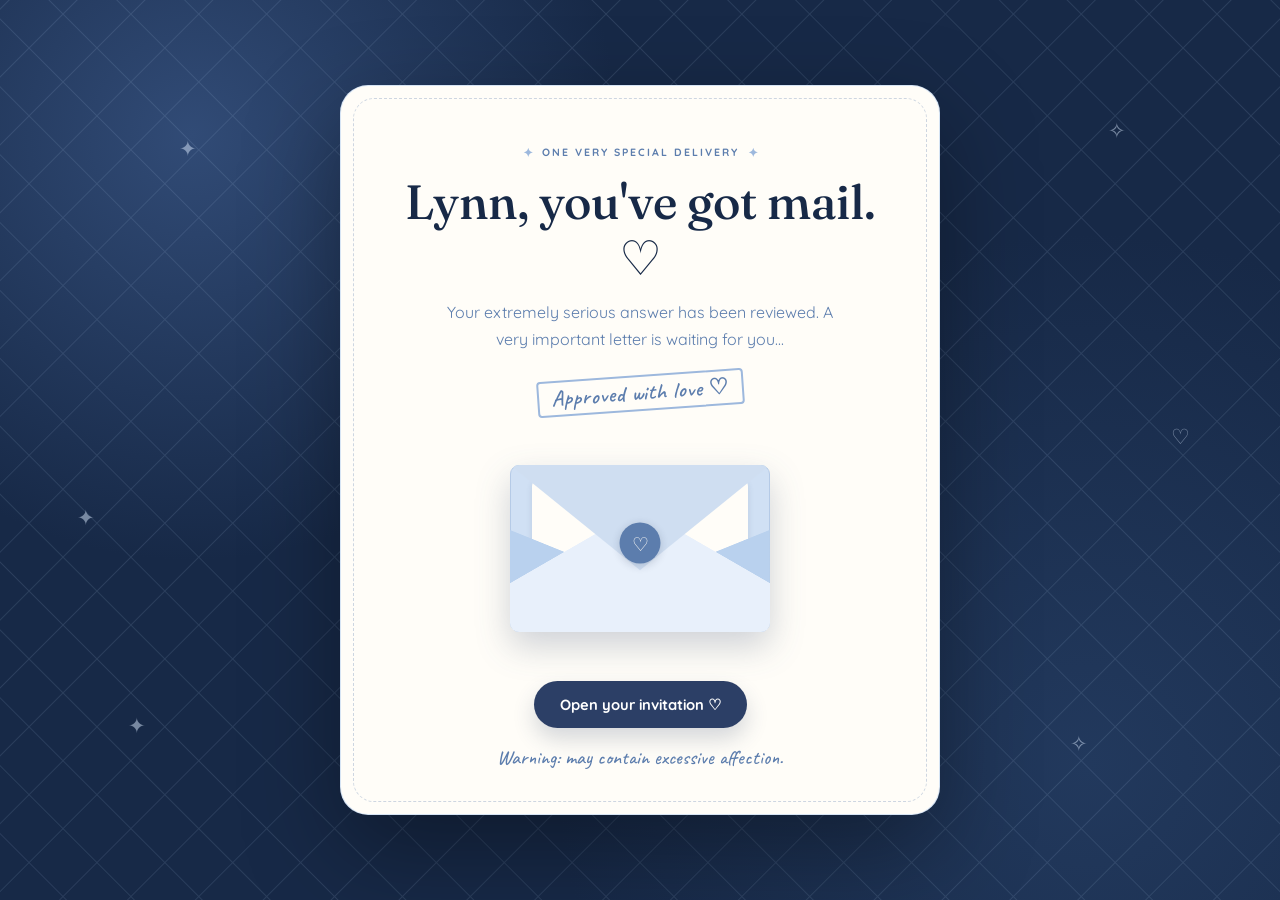
<file: reveal.html>
<!DOCTYPE html>
<html lang="en">
<head>
<meta charset="utf-8">
<meta name="viewport" content="width=device-width, initial-scale=1">
<meta name="theme-color" content="#172947">
<meta name="description" content="A little birthday delivery for Lynn.">
<title>A little delivery for Lynn ♡</title>
<link rel="preconnect" href="https://fonts.googleapis.com">
<link rel="preconnect" href="https://fonts.gstatic.com" crossorigin>
<link href="https://fonts.googleapis.com/css2?family=Caveat:wght@500;600;700&family=Fraunces:opsz,wght@9..144,400;9..144,500;9..144,600&family=Quicksand:wght@400;500;600;700&display=swap" rel="stylesheet">
<style>
:root{--ink:#2c3f66;--deep:#172947;--mid:#5c7dad;--soft:#9db8dd;--pale:#cfe0f4;--ice:#eef5fc;--cream:#fbf7ef;--ivory:#fffdf8;--serif:'Fraunces',Georgia,serif;--sans:'Quicksand',Arial,sans-serif;--hand:'Caveat',cursive}
*,*::before,*::after{box-sizing:border-box}html{min-height:100%;color-scheme:light}body{margin:0;min-height:100svh;font-family:var(--sans);color:var(--ink);background:radial-gradient(circle at 15% 15%,#314b76 0,transparent 32%),radial-gradient(circle at 85% 85%,#22395d 0,transparent 40%),var(--deep);display:grid;place-items:center;overflow-x:hidden}button,a{font:inherit}button{cursor:pointer}button:focus-visible,a:focus-visible{outline:3px solid #9db8dd;outline-offset:5px}.sky{position:fixed;inset:0;overflow:hidden;pointer-events:none}.sky::before{content:'';position:absolute;inset:0;opacity:.12;background:repeating-linear-gradient(45deg,transparent 0 46px,#bbd5f4 47px,transparent 48px),repeating-linear-gradient(-45deg,transparent 0 46px,#bbd5f4 47px,transparent 48px)}.spark{position:absolute;color:#d8e7fb;font-size:clamp(12px,2vw,21px);opacity:.5;animation:float 5s ease-in-out infinite alternate}.spark:nth-child(1){top:15%;left:14%}.spark:nth-child(2){top:13%;right:12%;animation-delay:-3s}.spark:nth-child(3){bottom:18%;left:10%;animation-delay:-1s}.spark:nth-child(4){bottom:16%;right:15%;animation-delay:-4s}.spark:nth-child(5){top:47%;right:7%;animation-delay:-2s}.spark:nth-child(6){top:56%;left:6%;animation-delay:-3.5s}@keyframes float{to{transform:translateY(-11px) rotate(12deg);opacity:.9}}.page{width:min(92vw,600px);min-height:540px;margin:50px auto;position:relative;z-index:1;text-align:center;background:var(--ivory);border:1px solid rgba(207,224,244,.85);border-radius:28px;box-shadow:0 35px 95px rgba(0,0,0,.35);padding:clamp(25px,6vw,55px) clamp(18px,5vw,56px) 44px;overflow:hidden}.page::before{content:'';position:absolute;inset:12px;border:1px dashed rgba(92,125,173,.3);border-radius:21px;pointer-events:none}.kicker{position:relative;display:inline-flex;align-items:center;gap:9px;margin:0 0 14px;letter-spacing:2px;font-weight:700;text-transform:uppercase;font-size:.66rem;color:var(--mid)}.kicker::before,.kicker::after{content:'✦';font-size:12px;letter-spacing:0;color:var(--soft)}h1{font:500 clamp(2rem,6vw,3rem)/1.18 var(--serif);margin:0 0 12px;color:var(--deep)}.subtitle{font-size:1rem;line-height:1.7;margin:0 auto 22px;max-width:410px;color:var(--mid)}.mini-stamp{display:inline-block;font:600 1.38rem var(--hand);color:var(--mid);transform:rotate(-4deg);border:2px solid var(--soft);border-radius:4px;padding:2px 12px;margin:0 0 14px;letter-spacing:1px}.envelope-stage{position:relative;height:235px;display:grid;place-items:center;margin:6px auto 15px;perspective:800px}.envelope{width:260px;height:167px;position:relative;filter:drop-shadow(0 14px 17px rgba(44,63,102,.23));transition:transform .7s ease}.envelope-back{position:absolute;inset:0;border-radius:9px;background:#d0e0f4;border:1px solid #b5cae6}.letter{position:absolute;left:22px;right:22px;top:15px;height:133px;background:var(--ivory);border-radius:6px;box-shadow:0 2px 6px rgba(44,63,102,.12);z-index:1;display:grid;place-content:center;gap:5px;transition:transform .8s cubic-bezier(.22,1,.36,1) .25s}.letter span{font:600 1.23rem var(--hand);color:var(--ink)}.letter small{font:700 .6rem var(--sans);letter-spacing:1.2px;text-transform:uppercase;color:var(--mid)}.envelope-front{position:absolute;inset:0;border-radius:9px;background:linear-gradient(150deg,transparent 48.7%,#e8f0fb 49%) left/50% 100% no-repeat,linear-gradient(-150deg,transparent 48.7%,#e8f0fb 49%) right/50% 100% no-repeat,linear-gradient(22deg,#b9d1ee 0 50%,transparent 50.4%) bottom left/51% 90% no-repeat,linear-gradient(-22deg,#b9d1ee 0 50%,transparent 50.4%) bottom right/51% 90% no-repeat;background-color:transparent;z-index:3;pointer-events:none}.envelope-flap{position:absolute;inset:0;clip-path:polygon(0 0,100% 0,50% 63%);background:#cfdef1;transform-origin:top center;transition:transform .65s ease;z-index:4;backface-visibility:hidden;border-radius:9px;pointer-events:none}.wax-seal{position:absolute;left:50%;top:47%;transform:translate(-50%,-50%);z-index:5;width:41px;height:41px;display:grid;place-items:center;border-radius:50%;background:var(--mid);color:var(--ivory);font-size:19px;box-shadow:0 2px 8px rgba(30,47,76,.2);transition:opacity .2s}.page.opening .wax-seal{opacity:0}.page.opening .envelope-flap{transform:rotateX(180deg);z-index:0}.page.opening .letter{transform:translateY(-74px)}.page.opening .envelope{transform:translateY(15px)}.open-button,.enter-link{border:0;display:inline-block;border-radius:999px;background:var(--ink);color:white;text-decoration:none;padding:14px 26px;font-size:.92rem;font-weight:700;box-shadow:0 11px 22px rgba(44,63,102,.2);transition:transform .2s,background .2s}.open-button:hover,.enter-link:hover{background:var(--mid);transform:translateY(-2px)}.open-button[disabled]{opacity:.5;cursor:wait}.footnote{font:500 1.25rem var(--hand);color:var(--mid);margin:17px 0 0}.reveal-dialog{border:0;width:min(90vw,445px);padding:0;border-radius:24px;background:var(--ivory);color:var(--ink);box-shadow:0 35px 95px rgba(0,0,0,.36);max-height:calc(100vh - 30px);overflow:auto}.reveal-dialog::backdrop{background:rgba(11,22,40,.7);backdrop-filter:blur(5px)}.dialog-content{padding:clamp(28px,6vw,45px);text-align:center;position:relative}.dialog-close{position:absolute;right:12px;top:10px;width:36px;height:36px;border:0;background:transparent;color:var(--mid);font-size:24px;border-radius:50%}.dialog-icon{font-size:36px;color:var(--mid);margin-bottom:4px}.dialog-kicker{margin:0 0 9px;font-size:.66rem;letter-spacing:2px;color:var(--mid);font-weight:700;text-transform:uppercase}.dialog-content h2{font:500 clamp(1.65rem,5vw,2.2rem)/1.25 var(--serif);color:var(--deep);margin:0 0 12px}.dialog-content p{line-height:1.7;margin:0 auto 14px;max-width:340px}.dialog-hand{font:600 1.35rem var(--hand);color:var(--mid);margin:12px 0 21px!important}.enter-link{display:block;width:fit-content;margin:0 auto}.sub-link{display:inline-block;border:0;background:transparent;text-decoration:underline;color:var(--mid);margin-top:17px;font-size:.76rem;cursor:pointer}.envelope,.spark{will-change:transform}@media(max-width:400px){.page{min-height:500px}.envelope-stage{height:205px}.envelope{transform:scale(.86)}.page.opening .envelope{transform:scale(.86) translateY(15px)}.kicker{letter-spacing:1.3px}}@media(prefers-reduced-motion:reduce){*,*::before,*::after{animation:none!important;transition:none!important;scroll-behavior:auto!important}.page.opening .letter{transform:translateY(-74px)}.page.opening .envelope-flap{transform:rotateX(180deg)}}
</style>
</head>
<body>
<div class="sky" aria-hidden="true"><span class="spark">✦</span><span class="spark">✧</span><span class="spark">✦</span><span class="spark">✧</span><span class="spark">♡</span><span class="spark">✦</span></div>
<main class="page" id="page">
  <p class="kicker">One very special delivery</p>
  <h1>Lynn, you've got mail. ♡</h1>
  <p class="subtitle">Your extremely serious answer has been reviewed. A very important letter is waiting for you...</p>
  <div class="mini-stamp" aria-hidden="true">Approved with love ♡</div>
  <div class="envelope-stage" aria-hidden="true">
    <div class="envelope">
      <div class="envelope-back"></div>
      <div class="letter"><small>Priority mail</small><span>just for TLynn</span></div>
      <div class="envelope-front"></div>
      <div class="envelope-flap"></div>
      <div class="wax-seal">♡</div>
    </div>
  </div>
  <button class="open-button" id="openButton" type="button" aria-haspopup="dialog">Open your invitation ♡</button>
  <p class="footnote">Warning: may contain excessive affection.</p>
</main>
<dialog class="reveal-dialog" id="revealDialog" aria-labelledby="revealTitle">
  <div class="dialog-content">
    <button class="dialog-close" id="closeButton" type="button" aria-label="Close the surprise">×</button>
    <div class="dialog-icon" aria-hidden="true">✧ ♡ ✧</div>
    <p class="dialog-kicker">Access granted · Birthday VIP</p>
    <h2 id="revealTitle">A little world, made just for you</h2>
    <p>Congratulations, Lynn! You've unlocked a place where TVy got a surprise in store for you</p>
    <p class="dialog-hand">Waiting for you to click the button below...</p>
    <a class="enter-link" href="./index.html">Click here to be delivered to the next page→</a>
    <button class="sub-link" id="backButton" type="button">Look at the envelope again</button>
  </div>
</dialog>
<script>
(()=>{
  'use strict';
  const page=document.getElementById('page');
  const button=document.getElementById('openButton');
  const dialog=document.getElementById('revealDialog');
  const close=document.getElementById('closeButton');
  const back=document.getElementById('backButton');
  let queued=false;
  const reduced=window.matchMedia('(prefers-reduced-motion: reduce)');
  function showReveal(){dialog.showModal();dialog.querySelector('.enter-link').focus();}
  button.addEventListener('click',()=>{
    if(queued)return;
    queued=true;button.disabled=true;page.classList.add('opening');
    window.setTimeout(()=>{showReveal();button.disabled=false;queued=false;},reduced.matches?0:950);
  });
  function dismiss(){dialog.close();button.focus();}
  close.addEventListener('click',dismiss);
  back.addEventListener('click',dismiss);
  dialog.addEventListener('click',event=>{if(event.target===dialog)dismiss();});
})();
</script>
</body>
</html>
</file>
